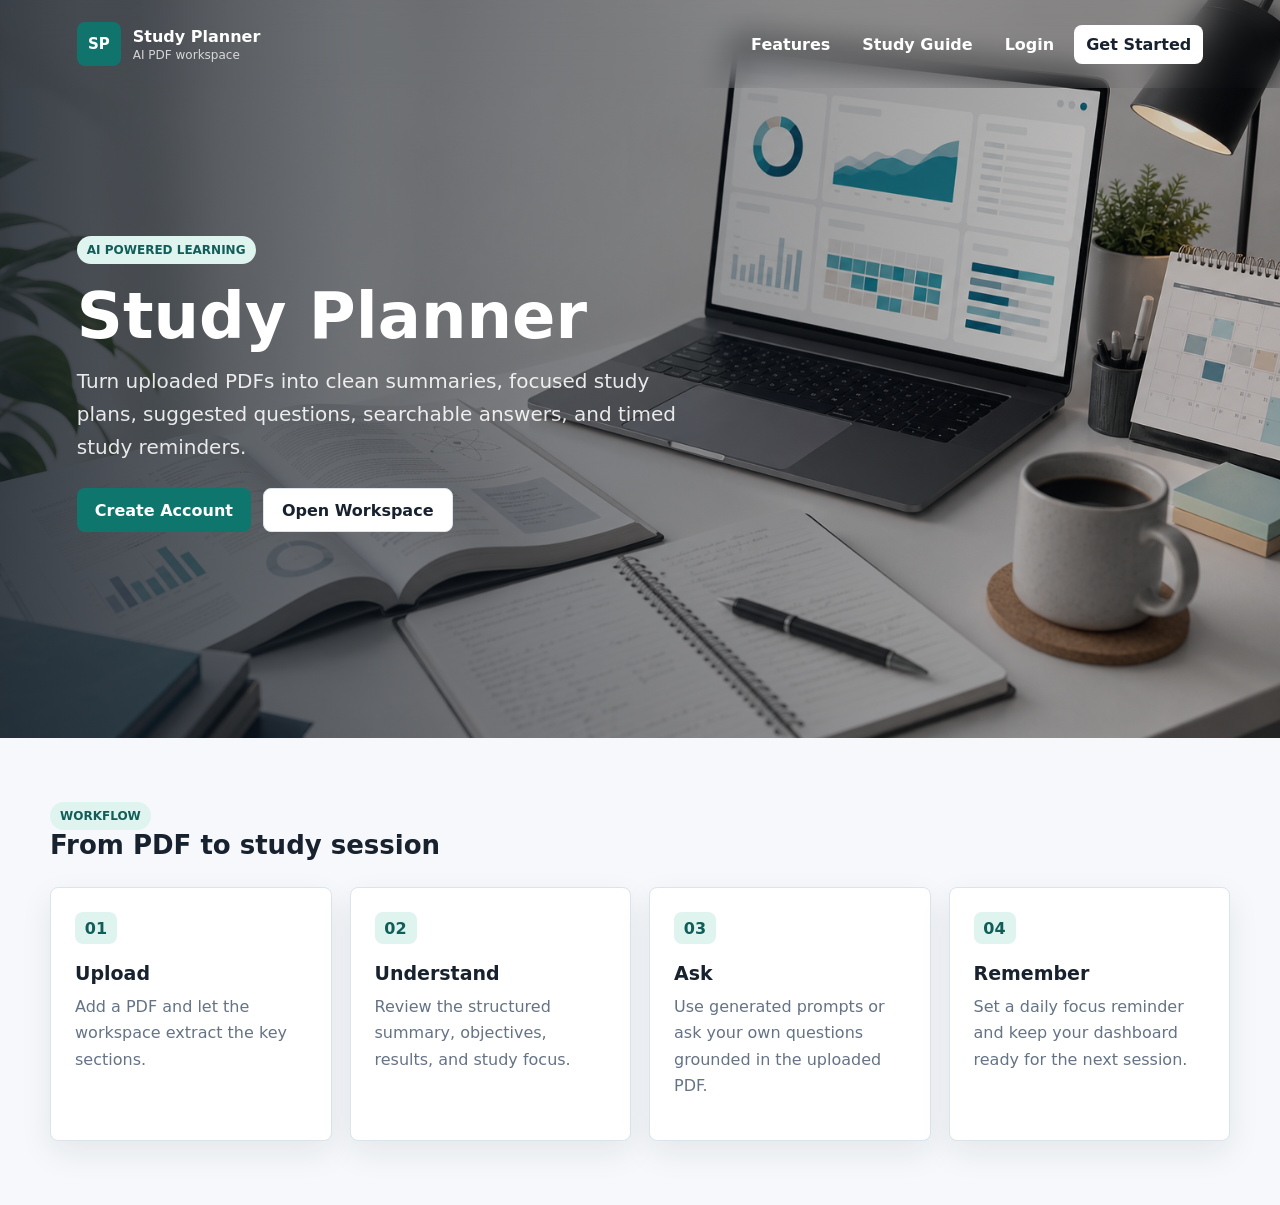
<file: index.html>
<!DOCTYPE html>
<html lang="en">
<head>
    <meta charset="UTF-8">
    <meta name="viewport" content="width=device-width, initial-scale=1.0">
    <title>Study Planner - AI PDF Study Workspace</title>
    <link rel="stylesheet" href="style.css">
</head>
<body class="site-page">
    <header class="site-header transparent-header">
        <a class="brand" href="index.html" aria-label="Study Planner home">
            <span class="brand-mark">SP</span>
            <span>
                <strong>Study Planner</strong>
                <small>AI PDF workspace</small>
            </span>
        </a>
        <nav class="topnav" aria-label="Main navigation">
            <a href="features.html">Features</a>
            <a href="study-guide.html">Study Guide</a>
            <a href="login.html">Login</a>
            <a class="nav-cta" href="register.html">Get Started</a>
        </nav>
    </header>

    <main>
        <section class="landing-hero">
            <img src="assets/study-hero.png" alt="Modern study desk with laptop dashboard and notes">
            <div class="landing-overlay"></div>
            <div class="landing-copy">
                <span class="eyebrow">AI powered learning</span>
                <h1>Study Planner</h1>
                <p>Turn uploaded PDFs into clean summaries, focused study plans, suggested questions, searchable answers, and timed study reminders.</p>
                <div class="hero-actions">
                    <a class="button-link" href="register.html">Create Account</a>
                    <a class="button-link button-link-secondary" href="login.html">Open Workspace</a>
                </div>
            </div>
        </section>

        <section class="site-section">
            <div class="section-heading">
                <div>
                    <span class="eyebrow">Workflow</span>
                    <h2>From PDF to study session</h2>
                </div>
            </div>
            <div class="feature-grid">
                <article class="feature-panel">
                    <span class="feature-index">01</span>
                    <h3>Upload</h3>
                    <p>Add a PDF and let the workspace extract the key sections.</p>
                </article>
                <article class="feature-panel">
                    <span class="feature-index">02</span>
                    <h3>Understand</h3>
                    <p>Review the structured summary, objectives, results, and study focus.</p>
                </article>
                <article class="feature-panel">
                    <span class="feature-index">03</span>
                    <h3>Ask</h3>
                    <p>Use generated prompts or ask your own questions grounded in the uploaded PDF.</p>
                </article>
                <article class="feature-panel">
                    <span class="feature-index">04</span>
                    <h3>Remember</h3>
                    <p>Set a daily focus reminder and keep your dashboard ready for the next session.</p>
                </article>
            </div>
        </section>
    </main>
</body>
</html>
</file>
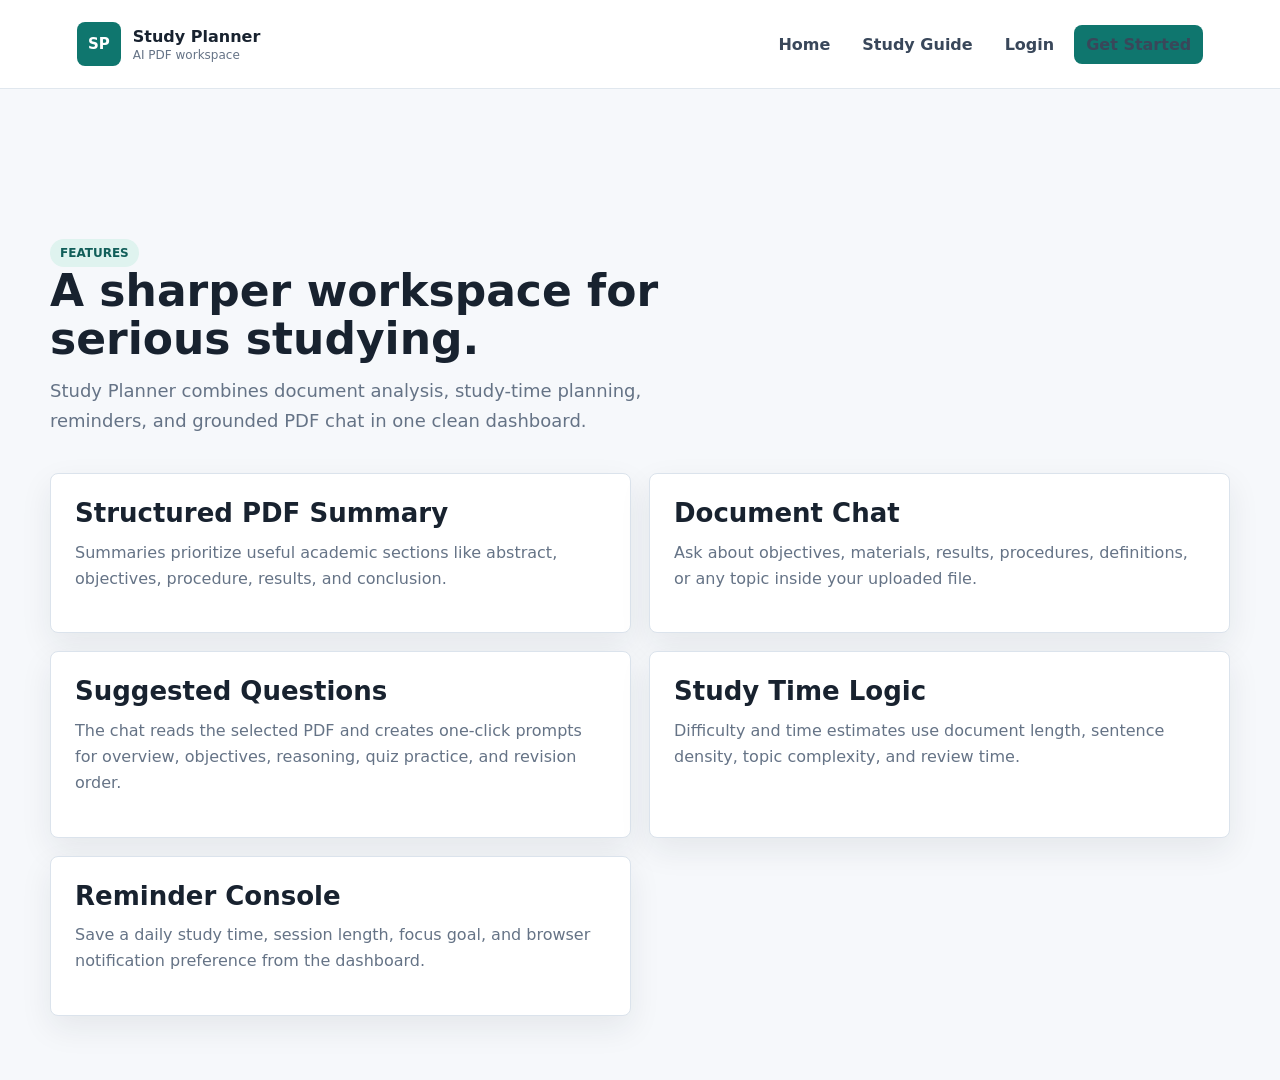
<file: features.html>
<!DOCTYPE html>
<html lang="en">
<head>
    <meta charset="UTF-8">
    <meta name="viewport" content="width=device-width, initial-scale=1.0">
    <title>Features - Study Planner</title>
    <link rel="stylesheet" href="style.css">
</head>
<body class="site-page">
    <header class="site-header">
        <a class="brand" href="index.html" aria-label="Study Planner home">
            <span class="brand-mark">SP</span>
            <span>
                <strong>Study Planner</strong>
                <small>AI PDF workspace</small>
            </span>
        </a>
        <nav class="topnav" aria-label="Main navigation">
            <a href="index.html">Home</a>
            <a href="study-guide.html">Study Guide</a>
            <a href="login.html">Login</a>
            <a class="nav-cta" href="register.html">Get Started</a>
        </nav>
    </header>

    <main class="site-main">
        <section class="page-intro">
            <span class="eyebrow">Features</span>
            <h1>A sharper workspace for serious studying.</h1>
            <p>Study Planner combines document analysis, study-time planning, reminders, and grounded PDF chat in one clean dashboard.</p>
        </section>

        <section class="feature-detail-grid">
            <article class="feature-detail">
                <h2>Structured PDF Summary</h2>
                <p>Summaries prioritize useful academic sections like abstract, objectives, procedure, results, and conclusion.</p>
            </article>
            <article class="feature-detail">
                <h2>Document Chat</h2>
                <p>Ask about objectives, materials, results, procedures, definitions, or any topic inside your uploaded file.</p>
            </article>
            <article class="feature-detail">
                <h2>Suggested Questions</h2>
                <p>The chat reads the selected PDF and creates one-click prompts for overview, objectives, reasoning, quiz practice, and revision order.</p>
            </article>
            <article class="feature-detail">
                <h2>Study Time Logic</h2>
                <p>Difficulty and time estimates use document length, sentence density, topic complexity, and review time.</p>
            </article>
            <article class="feature-detail">
                <h2>Reminder Console</h2>
                <p>Save a daily study time, session length, focus goal, and browser notification preference from the dashboard.</p>
            </article>
        </section>
    </main>
</body>
</html>
</file>
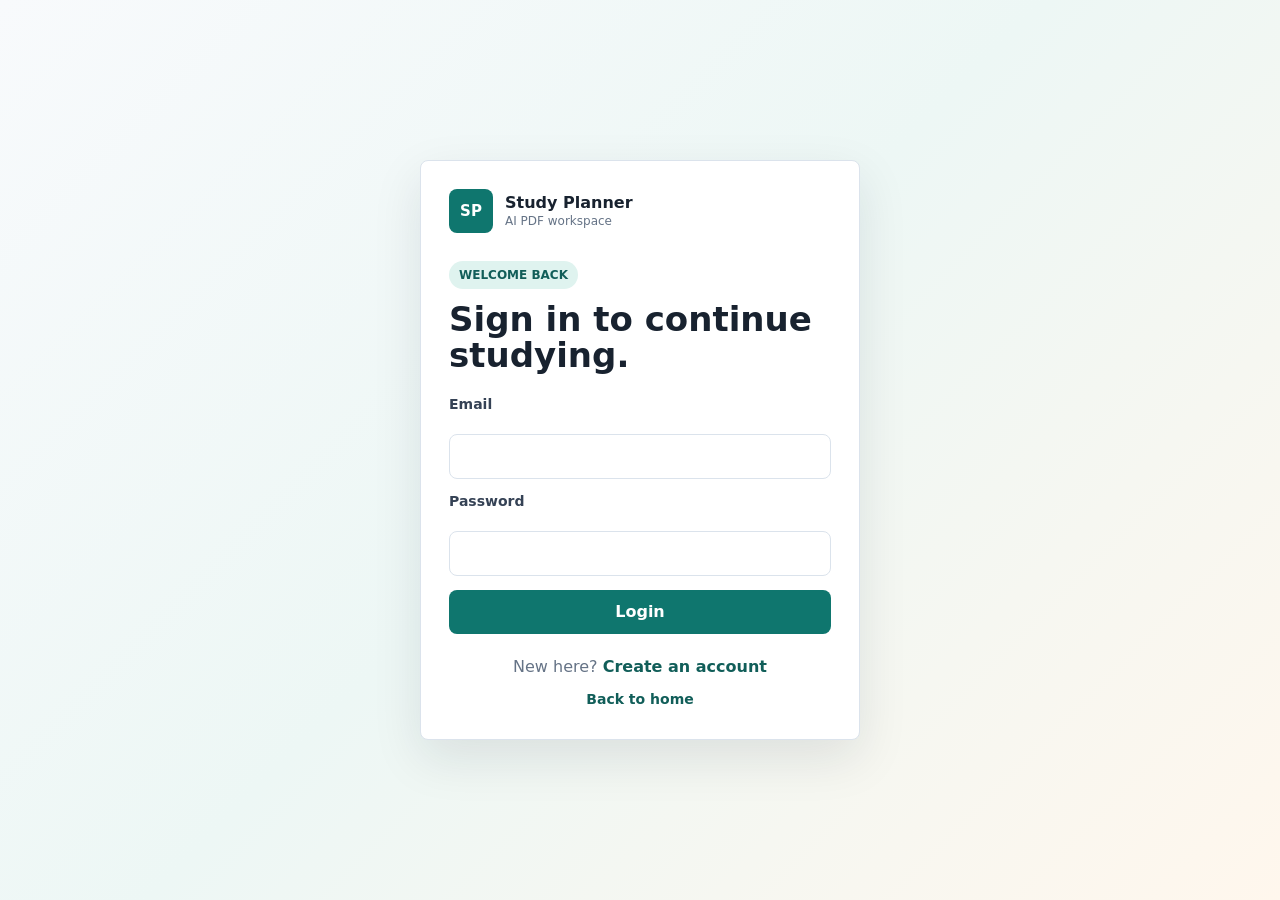
<file: login.html>
<!DOCTYPE html>
<html lang="en">
<head>
    <meta charset="UTF-8">
    <meta name="viewport" content="width=device-width, initial-scale=1.0">
    <title>Login - Study Planner</title>
    <link rel="stylesheet" href="style.css">
</head>
<body class="auth-page">
    <main class="auth-card">
        <a class="brand auth-brand" href="index.html" aria-label="Study Planner">
            <span class="brand-mark">SP</span>
            <span>
                <strong>Study Planner</strong>
                <small>AI PDF workspace</small>
            </span>
        </a>

        <div class="auth-heading">
            <span class="eyebrow">Welcome back</span>
            <h1>Sign in to continue studying.</h1>
        </div>

        <form class="auth-form" action="login.php" method="POST">
            <label for="email">Email</label>
            <input id="email" type="email" name="email" autocomplete="email" required>

            <label for="password">Password</label>
            <input id="password" type="password" name="password" autocomplete="current-password" required>

            <button type="submit">Login</button>
        </form>

        <p class="switch-link">New here? <a href="register.html">Create an account</a></p>
        <p class="switch-link subtle-link"><a href="index.html">Back to home</a></p>
    </main>
</body>
</html>
</file>
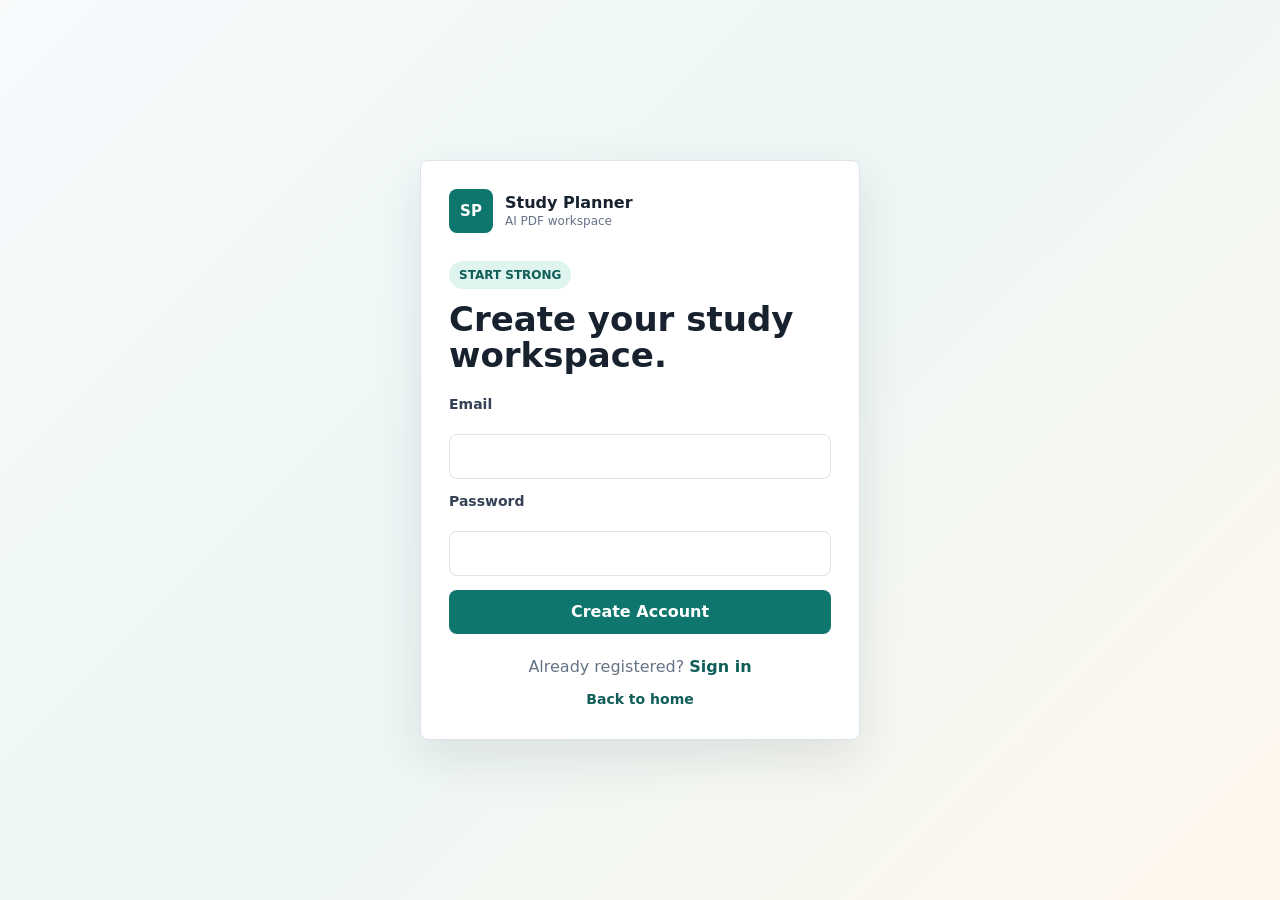
<file: register.html>
<!DOCTYPE html>
<html lang="en">
<head>
    <meta charset="UTF-8">
    <meta name="viewport" content="width=device-width, initial-scale=1.0">
    <title>Register - Study Planner</title>
    <link rel="stylesheet" href="style.css">
</head>
<body class="auth-page">
    <main class="auth-card">
        <a class="brand auth-brand" href="index.html" aria-label="Study Planner">
            <span class="brand-mark">SP</span>
            <span>
                <strong>Study Planner</strong>
                <small>AI PDF workspace</small>
            </span>
        </a>

        <div class="auth-heading">
            <span class="eyebrow">Start strong</span>
            <h1>Create your study workspace.</h1>
        </div>

        <form class="auth-form" action="register.php" method="POST">
            <label for="email">Email</label>
            <input id="email" type="email" name="email" autocomplete="email" required>

            <label for="password">Password</label>
            <input id="password" type="password" name="password" autocomplete="new-password" minlength="6" required>

            <button type="submit">Create Account</button>
        </form>

        <p class="switch-link">Already registered? <a href="login.html">Sign in</a></p>
        <p class="switch-link subtle-link"><a href="index.html">Back to home</a></p>
    </main>
</body>
</html>
</file>
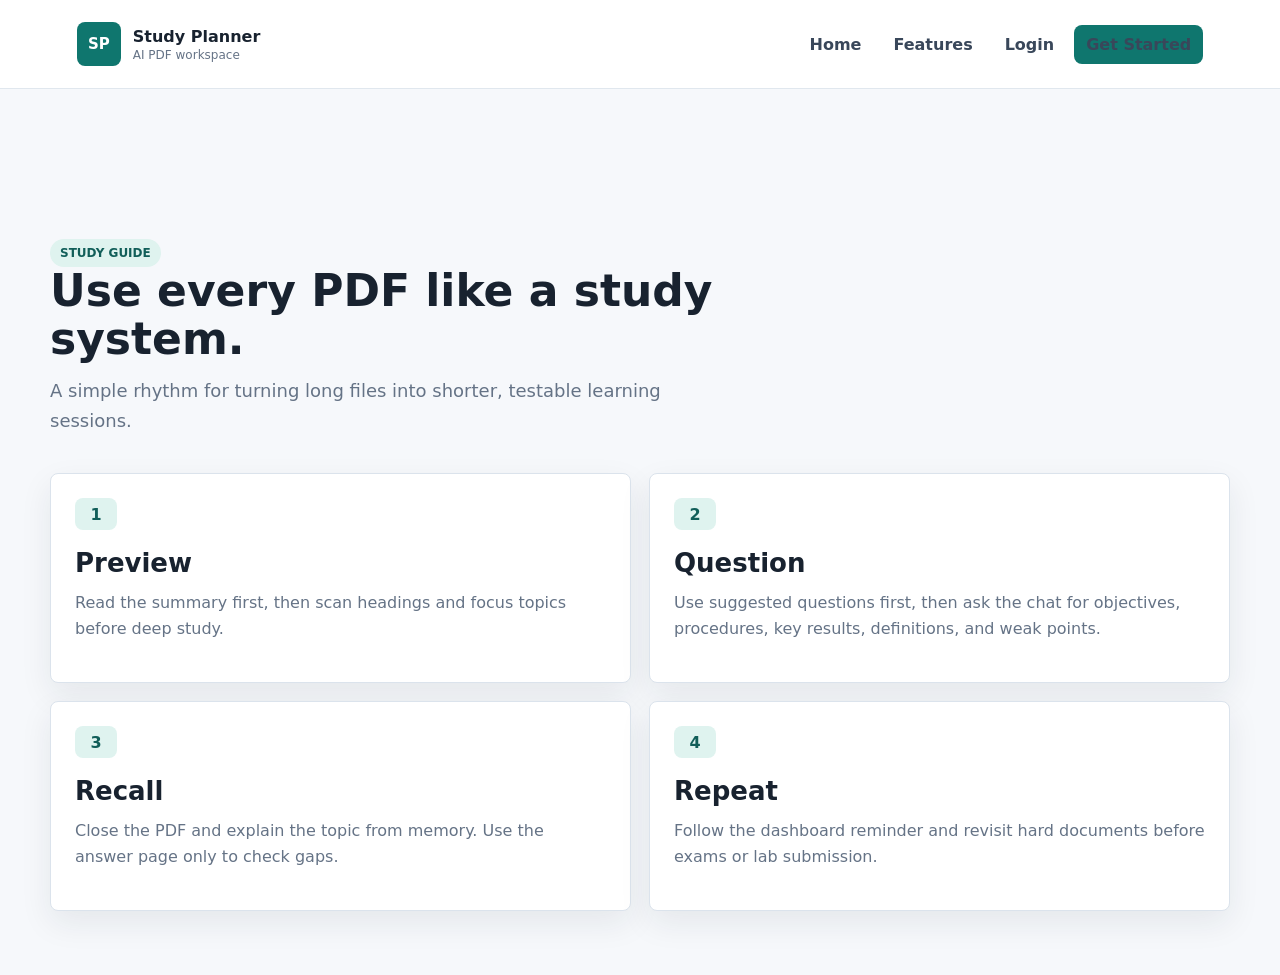
<file: study-guide.html>
<!DOCTYPE html>
<html lang="en">
<head>
    <meta charset="UTF-8">
    <meta name="viewport" content="width=device-width, initial-scale=1.0">
    <title>Study Guide - Study Planner</title>
    <link rel="stylesheet" href="style.css">
</head>
<body class="site-page">
    <header class="site-header">
        <a class="brand" href="index.html" aria-label="Study Planner home">
            <span class="brand-mark">SP</span>
            <span>
                <strong>Study Planner</strong>
                <small>AI PDF workspace</small>
            </span>
        </a>
        <nav class="topnav" aria-label="Main navigation">
            <a href="index.html">Home</a>
            <a href="features.html">Features</a>
            <a href="login.html">Login</a>
            <a class="nav-cta" href="register.html">Get Started</a>
        </nav>
    </header>

    <main class="site-main">
        <section class="page-intro">
            <span class="eyebrow">Study guide</span>
            <h1>Use every PDF like a study system.</h1>
            <p>A simple rhythm for turning long files into shorter, testable learning sessions.</p>
        </section>

        <section class="guide-grid">
            <article class="guide-step">
                <span>1</span>
                <h2>Preview</h2>
                <p>Read the summary first, then scan headings and focus topics before deep study.</p>
            </article>
            <article class="guide-step">
                <span>2</span>
                <h2>Question</h2>
                <p>Use suggested questions first, then ask the chat for objectives, procedures, key results, definitions, and weak points.</p>
            </article>
            <article class="guide-step">
                <span>3</span>
                <h2>Recall</h2>
                <p>Close the PDF and explain the topic from memory. Use the answer page only to check gaps.</p>
            </article>
            <article class="guide-step">
                <span>4</span>
                <h2>Repeat</h2>
                <p>Follow the dashboard reminder and revisit hard documents before exams or lab submission.</p>
            </article>
        </section>
    </main>
</body>
</html>
</file>
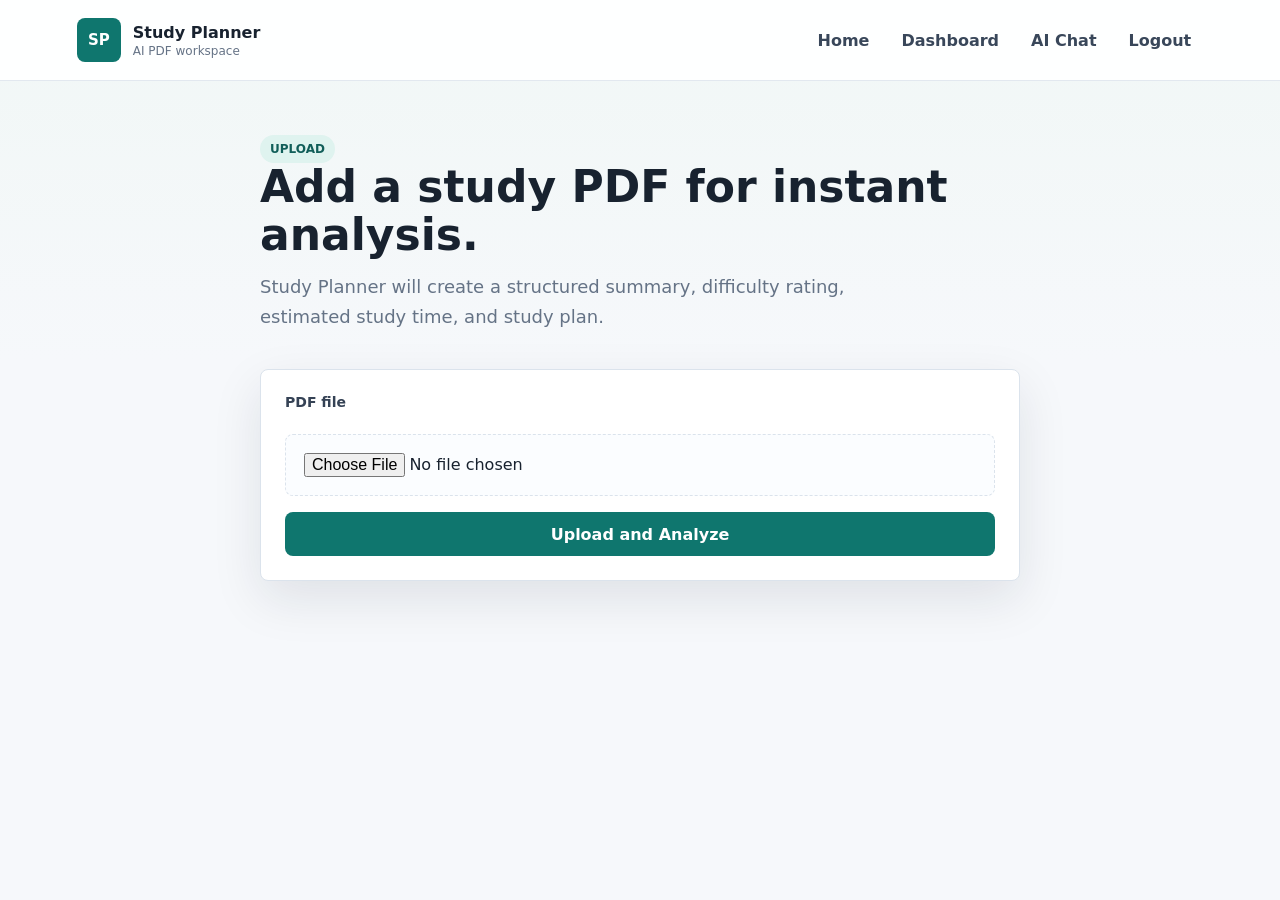
<file: upload.html>
<!DOCTYPE html>
<html lang="en">
<head>
    <meta charset="UTF-8">
    <meta name="viewport" content="width=device-width, initial-scale=1.0">
    <title>Upload PDF - Study Planner</title>
    <link rel="stylesheet" href="style.css">
</head>
<body class="app-page">
    <header class="topbar">
        <a class="brand" href="dashboard.php" aria-label="Study Planner dashboard">
            <span class="brand-mark">SP</span>
            <span>
                <strong>Study Planner</strong>
                <small>AI PDF workspace</small>
            </span>
        </a>
        <nav class="topnav" aria-label="Main navigation">
            <a href="index.html">Home</a>
            <a href="dashboard.php">Dashboard</a>
            <a href="chat.php">AI Chat</a>
            <a href="logout.php">Logout</a>
        </nav>
    </header>

    <main class="page-shell narrow-shell">
        <section class="page-intro">
            <span class="eyebrow">Upload</span>
            <h1>Add a study PDF for instant analysis.</h1>
            <p>Study Planner will create a structured summary, difficulty rating, estimated study time, and study plan.</p>
        </section>

        <form class="panel-form upload-panel" action="upload.php" method="POST" enctype="multipart/form-data">
            <label for="file">PDF file</label>
            <input id="file" type="file" name="file" accept="application/pdf,.pdf" required>
            <button type="submit">Upload and Analyze</button>
        </form>
    </main>
</body>
</html>
</file>
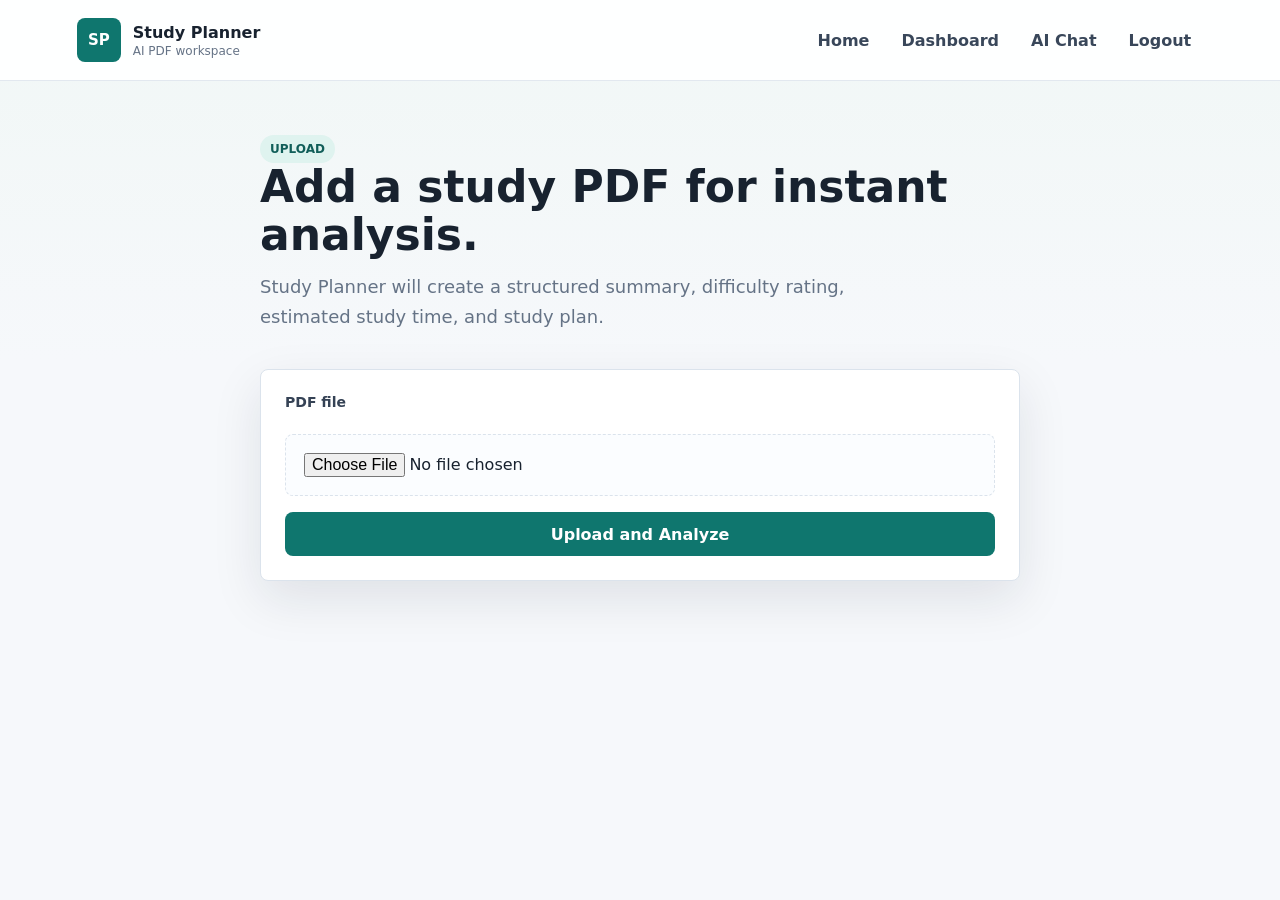
<file: Study_Planner/upload.html>
<!DOCTYPE html>
<html lang="en">
<head>
    <meta charset="UTF-8">
    <meta name="viewport" content="width=device-width, initial-scale=1.0">
    <title>Upload PDF - Study Planner</title>
    <link rel="stylesheet" href="style.css">
</head>
<body class="app-page">
    <header class="topbar">
        <a class="brand" href="dashboard.php" aria-label="Study Planner dashboard">
            <span class="brand-mark">SP</span>
            <span>
                <strong>Study Planner</strong>
                <small>AI PDF workspace</small>
            </span>
        </a>
        <div>
            
        </div>
        <nav class="topnav" aria-label="Main navigation">
            <a href="index.html">Home</a>
            <a href="dashboard.php">Dashboard</a>
            <a href="chat.php">AI Chat</a>
            <a href="logout.php">Logout</a>
        </nav>
    </header>

    <main class="page-shell narrow-shell">
        <section class="page-intro">
            <span class="eyebrow">Upload</span>
            <h1>Add a study PDF for instant analysis.</h1>
            <p>Study Planner will create a structured summary, difficulty rating, estimated study time, and study plan.</p>
        </section>

        <form class="panel-form upload-panel" action="upload.php" method="POST" enctype="multipart/form-data">
            <label for="file">PDF file</label>
            <input id="file" type="file" name="file" accept="application/pdf,.pdf" required>
            <button type="submit">Upload and Analyze</button>
        </form>
    </main>
</body>
</html>
</file>
<file: style.css>
:root {
    --bg: #f6f8fb;
    --panel: #ffffff;
    --panel-soft: #f0f7f5;
    --ink: #18222f;
    --muted: #657386;
    --line: #dbe3ec;
    --accent: #0f766e;
    --accent-dark: #115e59;
    --accent-blue: #2563eb;
    --warning: #b45309;
    --danger: #b91c1c;
    --success: #15803d;
    --shadow: 0 18px 50px rgba(24, 34, 47, 0.1);
    --radius: 8px;
}

* {
    box-sizing: border-box;
}

html {
    min-height: 100%;
}

body {
    min-height: 100%;
    margin: 0;
    color: var(--ink);
    background: var(--bg);
    font-family: Inter, ui-sans-serif, system-ui, -apple-system, BlinkMacSystemFont, "Segoe UI", sans-serif;
    font-size: 16px;
    letter-spacing: 0;
}

a {
    color: inherit;
}

button,
input,
select,
textarea {
    font: inherit;
}

button,
.button-link {
    display: inline-flex;
    align-items: center;
    justify-content: center;
    min-height: 44px;
    border: 0;
    border-radius: var(--radius);
    padding: 0 18px;
    color: #ffffff;
    background: var(--accent);
    font-weight: 700;
    text-decoration: none;
    cursor: pointer;
    transition: background 160ms ease, transform 160ms ease, box-shadow 160ms ease;
}

button:hover,
.button-link:hover {
    background: var(--accent-dark);
    box-shadow: 0 12px 24px rgba(15, 118, 110, 0.18);
    transform: translateY(-1px);
}

.button-link-secondary {
    color: var(--ink);
    background: #ffffff;
    border: 1px solid var(--line);
}

.button-link-secondary:hover {
    color: var(--accent-dark);
    background: #f8fafc;
    box-shadow: none;
}

.text-link {
    color: var(--accent);
    font-weight: 800;
    text-decoration: none;
}

.text-link:hover {
    text-decoration: underline;
}

.app-page {
    background:
        linear-gradient(180deg, rgba(240, 247, 245, 0.9) 0, rgba(246, 248, 251, 0) 360px),
        var(--bg);
}

.topbar {
    position: sticky;
    top: 0;
    z-index: 5;
    display: flex;
    align-items: center;
    justify-content: space-between;
    gap: 24px;
    padding: 18px 6vw;
    background: rgba(255, 255, 255, 0.92);
    border-bottom: 1px solid rgba(219, 227, 236, 0.8);
    backdrop-filter: blur(16px);
}

.brand {
    display: inline-flex;
    align-items: center;
    gap: 12px;
    color: var(--ink);
    text-decoration: none;
}

.brand-mark {
    display: inline-grid;
    place-items: center;
    width: 44px;
    height: 44px;
    border-radius: var(--radius);
    color: #ffffff;
    background: var(--accent);
    font-size: 15px;
    font-weight: 900;
}

.brand strong,
.brand small {
    display: block;
}

.brand strong {
    font-size: 16px;
}

.brand small {
    margin-top: 2px;
    color: var(--muted);
    font-size: 12px;
}

.topnav {
    display: flex;
    align-items: center;
    gap: 8px;
}

.topnav a {
    border-radius: var(--radius);
    padding: 10px 12px;
    color: #39475a;
    font-weight: 700;
    text-decoration: none;
}

.topnav a:hover {
    color: var(--accent-dark);
    background: #eef7f5;
}

.page-shell {
    width: min(1180px, calc(100% - 40px));
    margin: 0 auto;
    padding: 34px 0 56px;
}

.narrow-shell {
    width: min(760px, calc(100% - 40px));
}

.dashboard-hero {
    display: grid;
    grid-template-columns: minmax(0, 1.6fr) minmax(320px, 0.8fr);
    gap: 24px;
    align-items: stretch;
    margin-bottom: 22px;
}

.hero-copy,
.page-intro {
    padding: 20px 0;
}

.eyebrow {
    display: inline-flex;
    align-items: center;
    min-height: 28px;
    border-radius: 999px;
    padding: 0 10px;
    color: var(--accent-dark);
    background: #dff3ef;
    font-size: 12px;
    font-weight: 900;
    text-transform: uppercase;
}

h1,
h2,
h3,
p {
    margin-top: 0;
}

h1 {
    max-width: 760px;
    margin-bottom: 14px;
    font-size: 44px;
    line-height: 1.08;
}

h2 {
    margin-bottom: 10px;
    font-size: 26px;
    line-height: 1.2;
}

h3 {
    margin-bottom: 8px;
    font-size: 19px;
    line-height: 1.25;
}

p {
    color: var(--muted);
    line-height: 1.65;
}

.hero-copy p,
.page-intro p {
    max-width: 680px;
    font-size: 18px;
}

.hero-actions,
.form-actions {
    display: flex;
    flex-wrap: wrap;
    gap: 12px;
    margin-top: 24px;
}

.reminder-panel,
.stat-card,
.document-card,
.empty-state,
.panel-form,
.suggestion-panel,
.answer-card,
.auth-card {
    border: 1px solid var(--line);
    border-radius: var(--radius);
    background: var(--panel);
    box-shadow: var(--shadow);
}

.reminder-panel {
    display: flex;
    flex-direction: column;
    gap: 16px;
    padding: 22px;
}

.reminder-panel h2 {
    margin-bottom: -6px;
}

.reminder-status {
    min-height: 26px;
    margin-bottom: 0;
    color: var(--ink);
    font-weight: 700;
}

.reminder-form label,
.panel-form label,
.auth-form label,
.quick-chat label {
    display: block;
    margin-bottom: 8px;
    color: #354255;
    font-size: 14px;
    font-weight: 800;
}

.reminder-controls {
    display: grid;
    grid-template-columns: 1fr auto;
    gap: 10px;
}

.mini-metric {
    display: flex;
    align-items: center;
    justify-content: space-between;
    gap: 12px;
    border-top: 1px solid var(--line);
    padding-top: 16px;
}

.mini-metric span {
    color: var(--muted);
    font-weight: 700;
}

.mini-metric strong {
    font-size: 24px;
}

.stats-grid {
    display: grid;
    grid-template-columns: repeat(4, minmax(0, 1fr));
    gap: 14px;
    margin-bottom: 30px;
}

.stat-card {
    padding: 18px;
    box-shadow: none;
}

.stat-card span {
    display: block;
    margin-bottom: 10px;
    color: var(--muted);
    font-size: 13px;
    font-weight: 800;
}

.stat-card strong {
    display: block;
    font-size: 34px;
    line-height: 1;
}

.content-section {
    margin-top: 6px;
}

.section-heading {
    display: flex;
    align-items: end;
    justify-content: space-between;
    gap: 16px;
    margin-bottom: 16px;
}

.hint-chip {
    display: inline-flex;
    align-items: center;
    min-height: 32px;
    border: 1px solid #bfd3ff;
    border-radius: 999px;
    padding: 0 12px;
    color: #1d4ed8;
    background: #eff6ff;
    font-size: 12px;
    font-weight: 900;
    white-space: nowrap;
}

.document-grid {
    display: grid;
    grid-template-columns: repeat(2, minmax(0, 1fr));
    gap: 18px;
}

.document-card {
    position: relative;
    padding: 20px;
    box-shadow: 0 12px 32px rgba(24, 34, 47, 0.08);
}

.review-badge {
    position: absolute;
    top: 18px;
    right: 18px;
    border-radius: 999px;
    padding: 6px 10px;
    color: #64748b;
    background: #f1f5f9;
    font-size: 12px;
    font-weight: 900;
}

.review-badge.is-reviewed {
    color: #14532d;
    background: #dcfce7;
}

.document-header {
    display: flex;
    align-items: start;
    justify-content: space-between;
    gap: 14px;
    margin-bottom: 14px;
}

.document-header h3 {
    overflow-wrap: anywhere;
}

.doc-type {
    display: inline-flex;
    align-items: center;
    justify-content: center;
    min-width: 42px;
    min-height: 24px;
    margin-bottom: 10px;
    border-radius: 6px;
    color: var(--accent-dark);
    background: #dff3ef;
    font-size: 12px;
    font-weight: 900;
}

.difficulty-pill {
    flex: 0 0 auto;
    border-radius: 999px;
    padding: 7px 10px;
    color: #ffffff;
    font-size: 12px;
    font-weight: 900;
}

.difficulty-easy {
    background: var(--success);
}

.difficulty-medium {
    background: var(--warning);
}

.difficulty-hard {
    background: var(--danger);
}

.document-meta {
    display: flex;
    flex-wrap: wrap;
    gap: 8px;
    margin-bottom: 16px;
}

.document-meta span {
    border: 1px solid var(--line);
    border-radius: 999px;
    padding: 7px 10px;
    color: #405066;
    background: #fbfdff;
    font-size: 13px;
    font-weight: 800;
}

.summary-block {
    max-height: 360px;
    overflow: auto;
    border-left: 4px solid var(--accent);
    padding: 2px 0 2px 14px;
    color: #263444;
    line-height: 1.65;
}

.study-plan {
    margin-top: 16px;
    border-top: 1px solid var(--line);
    padding-top: 14px;
}

.study-plan summary {
    color: var(--accent-dark);
    font-weight: 900;
    cursor: pointer;
}

.study-plan p {
    margin: 12px 0 0;
    color: #334155;
}

.question-chip-row {
    display: flex;
    flex-wrap: wrap;
    gap: 8px;
    margin-top: 16px;
}

.question-chip-row form,
.priority-prompts form,
.suggestion-form {
    margin: 0;
}

.question-chip {
    min-height: 36px;
    border: 1px solid #cbd5e1;
    border-radius: 999px;
    padding: 0 12px;
    color: #1f3b5d;
    background: #f8fafc;
    font-size: 13px;
    font-weight: 900;
}

.question-chip:hover {
    color: #ffffff;
    background: var(--accent-blue);
    box-shadow: 0 10px 20px rgba(37, 99, 235, 0.15);
}

.quick-chat {
    margin-top: 18px;
}

.card-actions {
    display: grid;
    grid-template-columns: repeat(2, minmax(0, 1fr));
    gap: 8px;
    margin-top: 16px;
}

.card-actions form {
    margin: 0;
}

.card-actions button {
    width: 100%;
    min-height: 40px;
    font-size: 13px;
}

.quick-chat div {
    display: grid;
    grid-template-columns: 1fr auto;
    gap: 10px;
}

input,
select,
textarea {
    width: 100%;
    border: 1px solid var(--line);
    border-radius: var(--radius);
    padding: 12px 13px;
    color: var(--ink);
    background: #ffffff;
    outline: none;
    transition: border 160ms ease, box-shadow 160ms ease;
}

textarea {
    min-height: 132px;
    resize: vertical;
}

input:focus,
select:focus,
textarea:focus {
    border-color: var(--accent);
    box-shadow: 0 0 0 4px rgba(15, 118, 110, 0.14);
}

.panel-form {
    display: grid;
    gap: 16px;
    padding: 24px;
}

.panel-form button,
.auth-form button {
    width: 100%;
}

.upload-panel input[type="file"] {
    padding: 18px;
    border-style: dashed;
    background: #fbfdff;
}

.answer-card {
    margin-top: 20px;
    padding: 22px;
    line-height: 1.7;
}

.answer-card .eyebrow {
    margin-bottom: 14px;
}

.suggestion-panel {
    margin-top: 20px;
    padding: 22px;
    box-shadow: 0 12px 36px rgba(24, 34, 47, 0.08);
}

.suggestion-grid {
    display: grid;
    grid-template-columns: repeat(2, minmax(0, 1fr));
    gap: 12px;
}

.suggestion-form button {
    display: grid;
    justify-items: start;
    gap: 8px;
    width: 100%;
    min-height: 116px;
    border: 1px solid #d7e1ee;
    padding: 16px;
    color: var(--ink);
    background: linear-gradient(180deg, #ffffff 0%, #f8fbff 100%);
    text-align: left;
    box-shadow: none;
}

.suggestion-form button:hover {
    border-color: #93c5fd;
    color: var(--ink);
    background: #eff6ff;
    box-shadow: 0 14px 28px rgba(37, 99, 235, 0.12);
}

.suggestion-form span {
    display: inline-flex;
    align-items: center;
    min-height: 24px;
    border-radius: 999px;
    padding: 0 9px;
    color: #92400e;
    background: #fef3c7;
    font-size: 11px;
    font-weight: 900;
    text-transform: uppercase;
}

.suggestion-form strong {
    color: #1f2937;
    font-size: 15px;
    line-height: 1.35;
}

.notice {
    margin-bottom: 18px;
    border-radius: var(--radius);
    padding: 14px 16px;
    font-weight: 800;
}

.notice-success {
    color: #14532d;
    background: #dcfce7;
    border: 1px solid #86efac;
}

.notice-error {
    color: #7f1d1d;
    background: #fee2e2;
    border: 1px solid #fecaca;
}

.empty-state {
    padding: 36px;
    text-align: center;
}

.empty-state p {
    max-width: 520px;
    margin-right: auto;
    margin-left: auto;
}

.empty-icon {
    display: inline-grid;
    place-items: center;
    width: 58px;
    height: 58px;
    margin-bottom: 16px;
    border-radius: var(--radius);
    color: var(--accent-dark);
    background: #dff3ef;
    font-weight: 900;
}

.auth-page {
    min-height: 100vh;
    display: grid;
    place-items: center;
    padding: 30px 20px;
    background:
        linear-gradient(135deg, #f8fafc 0%, #edf7f5 48%, #fff7ed 100%);
}

.auth-card {
    width: min(440px, 100%);
    padding: 28px;
}

.auth-brand {
    margin-bottom: 28px;
}

.auth-heading {
    margin-bottom: 22px;
}

.auth-heading h1 {
    margin-top: 12px;
    margin-bottom: 0;
    font-size: 34px;
}

.auth-form {
    display: grid;
    gap: 14px;
}

.switch-link {
    margin: 20px 0 0;
    color: var(--muted);
    text-align: center;
}

.switch-link a {
    color: var(--accent-dark);
    font-weight: 900;
    text-decoration: none;
}

.switch-link a:hover {
    text-decoration: underline;
}

.status-card {
    text-align: center;
}

.status-card h1 {
    margin-top: 12px;
    font-size: 32px;
}

.status-card .button-link {
    margin-top: 12px;
}

.site-page {
    background: var(--bg);
}

.site-header {
    position: sticky;
    top: 0;
    left: 0;
    right: 0;
    z-index: 8;
    display: flex;
    align-items: center;
    justify-content: space-between;
    gap: 24px;
    padding: 22px 6vw;
    color: var(--ink);
    background: rgba(255, 255, 255, 0.94);
    border-bottom: 1px solid rgba(219, 227, 236, 0.86);
    backdrop-filter: blur(16px);
}

.transparent-header {
    position: absolute;
    color: #ffffff;
    background: transparent;
    border-bottom: 0;
}

.transparent-header .brand,
.transparent-header .topnav a {
    color: #ffffff;
}

.transparent-header .brand small {
    color: rgba(255, 255, 255, 0.76);
}

.transparent-header .brand-mark {
    background: rgba(15, 118, 110, 0.95);
}

.transparent-header .topnav a:hover,
.transparent-header .topnav .nav-cta {
    color: var(--ink);
    background: #ffffff;
}

.nav-cta {
    background: var(--accent);
    color: #ffffff;
}

.landing-hero {
    position: relative;
    min-height: 82vh;
    display: grid;
    align-items: center;
    overflow: hidden;
    padding: 120px 6vw 90px;
    color: #ffffff;
}

.landing-hero img {
    position: absolute;
    inset: 0;
    width: 100%;
    height: 100%;
    object-fit: cover;
}

.landing-overlay {
    position: absolute;
    inset: 0;
    background: linear-gradient(90deg, rgba(14, 22, 31, 0.82) 0%, rgba(14, 22, 31, 0.48) 42%, rgba(14, 22, 31, 0.14) 100%);
}

.landing-copy {
    position: relative;
    z-index: 1;
    max-width: 680px;
}

.landing-copy h1 {
    margin-top: 18px;
    font-size: 64px;
}

.landing-copy p {
    max-width: 620px;
    color: rgba(255, 255, 255, 0.88);
    font-size: 20px;
}

.site-section,
.site-main {
    width: min(1180px, calc(100% - 40px));
    margin: 0 auto;
    padding: 64px 0;
}

.site-main {
    padding-top: 130px;
}

.feature-grid,
.feature-detail-grid,
.guide-grid {
    display: grid;
    gap: 18px;
}

.feature-grid {
    grid-template-columns: repeat(4, minmax(0, 1fr));
}

.feature-detail-grid,
.guide-grid {
    grid-template-columns: repeat(2, minmax(0, 1fr));
}

.feature-panel,
.feature-detail,
.guide-step,
.panel,
.reminder-console,
.metric-strip article {
    border: 1px solid var(--line);
    border-radius: var(--radius);
    background: var(--panel);
    box-shadow: 0 12px 32px rgba(24, 34, 47, 0.08);
}

.feature-panel,
.feature-detail,
.guide-step,
.panel {
    padding: 24px;
}

.feature-index,
.guide-step span {
    display: inline-grid;
    place-items: center;
    min-width: 42px;
    height: 32px;
    margin-bottom: 18px;
    border-radius: var(--radius);
    color: var(--accent-dark);
    background: #dff3ef;
    font-weight: 900;
}

.workspace-hero {
    display: grid;
    grid-template-columns: minmax(0, 1.45fr) minmax(340px, 0.75fr);
    gap: 22px;
    align-items: stretch;
    margin-bottom: 22px;
}

.workspace-copy {
    padding: 18px 0;
}

.workspace-copy h1 {
    max-width: 780px;
}

.workspace-copy p {
    max-width: 680px;
    font-size: 18px;
}

.reminder-console {
    display: grid;
    gap: 16px;
    padding: 22px;
}

.panel-heading h2 {
    margin-top: 12px;
    margin-bottom: 0;
}

.reminder-form {
    display: grid;
    gap: 12px;
}

.reminder-actions {
    display: grid;
    grid-template-columns: repeat(2, minmax(0, 1fr));
    gap: 10px;
}

.notification-actions {
    display: grid;
    grid-template-columns: repeat(2, minmax(0, 1fr));
    gap: 10px;
}

.button-muted {
    color: var(--accent-dark);
    background: #dff3ef;
}

.button-muted:hover {
    color: #ffffff;
    background: var(--accent-dark);
}

.text-button {
    min-height: auto;
    justify-content: flex-start;
    padding: 0;
    color: var(--muted);
    background: transparent;
    font-size: 13px;
    font-weight: 800;
}

.text-button:hover {
    color: var(--accent-dark);
    background: transparent;
    box-shadow: none;
    transform: none;
}

.preset-row {
    display: grid;
    grid-template-columns: repeat(3, minmax(0, 1fr));
    gap: 8px;
}

.preset-row button {
    min-height: 36px;
    color: var(--accent-dark);
    background: #edf7f5;
    font-size: 13px;
}

.preset-row button:hover {
    color: #ffffff;
    background: var(--accent-dark);
}

.timer-display {
    display: flex;
    align-items: center;
    justify-content: space-between;
    gap: 12px;
    border-top: 1px solid var(--line);
    padding-top: 16px;
}

.timer-display span {
    color: var(--muted);
    font-weight: 800;
}

.timer-display strong {
    font-size: 30px;
}

.session-status {
    margin: -6px 0 0;
    color: var(--muted);
    font-size: 14px;
    font-weight: 700;
}

.notification-status {
    margin: -8px 0 0;
    color: #435064;
    font-size: 13px;
    font-weight: 800;
}

.reminder-toast {
    border: 1px solid #b8e0d8;
    border-radius: var(--radius);
    padding: 12px 14px;
    color: #173f39;
    background: #edf9f6;
    font-size: 14px;
    font-weight: 800;
}

.reminder-toast[hidden] {
    display: none;
}

.metric-strip {
    display: grid;
    grid-template-columns: repeat(5, minmax(0, 1fr));
    gap: 12px;
    margin-bottom: 22px;
}

.metric-strip article {
    padding: 18px;
    box-shadow: none;
}

.metric-strip span {
    display: block;
    margin-bottom: 10px;
    color: var(--muted);
    font-size: 13px;
    font-weight: 900;
}

.metric-strip strong {
    display: block;
    font-size: 32px;
    line-height: 1;
}

.dashboard-layout {
    display: grid;
    grid-template-columns: minmax(0, 1fr) 320px;
    gap: 22px;
    align-items: start;
}

.dashboard-main {
    display: grid;
    gap: 24px;
}

.dashboard-side {
    position: sticky;
    top: 94px;
    display: grid;
    gap: 18px;
}

.timeline {
    display: grid;
    gap: 14px;
}

.timeline-item {
    display: grid;
    grid-template-columns: 48px minmax(0, 1fr);
    gap: 14px;
    align-items: start;
    border-bottom: 1px solid var(--line);
    padding-bottom: 14px;
}

.timeline-item:last-child {
    border-bottom: 0;
    padding-bottom: 0;
}

.timeline-item > span {
    display: grid;
    place-items: center;
    width: 44px;
    height: 44px;
    border-radius: var(--radius);
    color: var(--accent-dark);
    background: #dff3ef;
    font-weight: 900;
}

.timeline-item h3 {
    margin-bottom: 4px;
}

.timeline-item p {
    margin-bottom: 0;
}

.priority-panel .button-link {
    width: 100%;
    margin-top: 8px;
}

.priority-prompts {
    display: grid;
    gap: 8px;
    margin-top: 14px;
    border-top: 1px solid var(--line);
    padding-top: 14px;
}

.rhythm-list {
    display: grid;
    gap: 10px;
}

.rhythm-list span {
    border: 1px solid var(--line);
    border-radius: var(--radius);
    padding: 11px 12px;
    color: #344256;
    background: #fbfdff;
    font-weight: 800;
}

.compact-empty {
    box-shadow: none;
}

.subtle-link {
    margin-top: 8px;
    font-size: 14px;
}

@media (max-width: 900px) {
    .topbar,
    .site-header {
        align-items: flex-start;
        flex-direction: column;
        padding: 16px 20px;
    }

    .topnav {
        width: 100%;
        flex-wrap: wrap;
    }

    .dashboard-hero,
    .workspace-hero,
    .dashboard-layout,
    .document-grid,
    .stats-grid,
    .metric-strip,
    .feature-grid,
    .feature-detail-grid,
    .suggestion-grid,
    .guide-grid {
        grid-template-columns: 1fr;
    }

    .site-header {
        position: relative;
        color: var(--ink);
        background: #ffffff;
        border-bottom: 1px solid var(--line);
    }

    .site-header .brand,
    .site-header .topnav a {
        color: var(--ink);
    }

    .site-header .brand small {
        color: var(--muted);
    }

    .landing-hero {
        min-height: 620px;
        padding-top: 80px;
    }

    .landing-copy h1 {
        font-size: 46px;
    }

    .dashboard-side {
        position: static;
    }

    h1 {
        font-size: 34px;
    }

    .hero-copy,
    .page-intro {
        padding: 8px 0;
    }
}

@media (max-width: 560px) {
    .page-shell,
    .narrow-shell {
        width: min(100% - 28px, 1180px);
        padding-top: 24px;
    }

    .site-section,
    .site-main {
        width: min(100% - 28px, 1180px);
    }

    .landing-hero {
        min-height: 560px;
        padding: 54px 20px;
    }

    .landing-overlay {
        background: rgba(14, 22, 31, 0.66);
    }

    .landing-copy h1 {
        font-size: 38px;
    }

    .hero-actions,
    .form-actions,
    .section-heading,
    .document-header,
    .reminder-actions,
    .notification-actions {
        align-items: stretch;
        flex-direction: column;
    }

    .hint-chip {
        width: fit-content;
    }

    .button-link,
    .quick-chat button,
    .reminder-controls button {
        width: 100%;
    }

    .quick-chat div,
    .reminder-controls,
    .reminder-actions,
    .notification-actions,
    .card-actions {
        grid-template-columns: 1fr;
    }

    .auth-card,
    .panel-form,
    .document-card,
    .empty-state,
    .answer-card,
    .reminder-panel,
    .reminder-console,
    .suggestion-panel,
    .panel {
        padding: 20px;
    }

    .suggestion-form button {
        min-height: 96px;
    }
}
</file>
<file: Study_Planner/style.css>
:root {
    --bg: #f6f8fb;
    --panel: #ffffff;
    --panel-soft: #f0f7f5;
    --ink: #18222f;
    --muted: #657386;
    --line: #dbe3ec;
    --accent: #0f766e;
    --accent-dark: #115e59;
    --accent-blue: #2563eb;
    --warning: #b45309;
    --danger: #b91c1c;
    --success: #15803d;
    --shadow: 0 18px 50px rgba(24, 34, 47, 0.1);
    --radius: 8px;
}

* {
    box-sizing: border-box;
}

html {
    min-height: 100%;
}

body {
    min-height: 100%;
    margin: 0;
    color: var(--ink);
    background: var(--bg);
    font-family: Inter, ui-sans-serif, system-ui, -apple-system, BlinkMacSystemFont, "Segoe UI", sans-serif;
    font-size: 16px;
    letter-spacing: 0;
}

a {
    color: inherit;
}

button,
input,
select,
textarea {
    font: inherit;
}

button,
.button-link {
    display: inline-flex;
    align-items: center;
    justify-content: center;
    min-height: 44px;
    border: 0;
    border-radius: var(--radius);
    padding: 0 18px;
    color: #ffffff;
    background: var(--accent);
    font-weight: 700;
    text-decoration: none;
    cursor: pointer;
    transition: background 160ms ease, transform 160ms ease, box-shadow 160ms ease;
}

button:hover,
.button-link:hover {
    background: var(--accent-dark);
    box-shadow: 0 12px 24px rgba(15, 118, 110, 0.18);
    transform: translateY(-1px);
}

.button-link-secondary {
    color: var(--ink);
    background: #ffffff;
    border: 1px solid var(--line);
}

.button-link-secondary:hover {
    color: var(--accent-dark);
    background: #f8fafc;
    box-shadow: none;
}

.text-link {
    color: var(--accent);
    font-weight: 800;
    text-decoration: none;
}

.text-link:hover {
    text-decoration: underline;
}

.app-page {
    background:
        linear-gradient(180deg, rgba(240, 247, 245, 0.9) 0, rgba(246, 248, 251, 0) 360px),
        var(--bg);
}

.topbar {
    position: sticky;
    top: 0;
    z-index: 5;
    display: flex;
    align-items: center;
    justify-content: space-between;
    gap: 24px;
    padding: 18px 6vw;
    background: rgba(255, 255, 255, 0.92);
    border-bottom: 1px solid rgba(219, 227, 236, 0.8);
    backdrop-filter: blur(16px);
}

.brand {
    display: inline-flex;
    align-items: center;
    gap: 12px;
    color: var(--ink);
    text-decoration: none;
}

.brand-mark {
    display: inline-grid;
    place-items: center;
    width: 44px;
    height: 44px;
    border-radius: var(--radius);
    color: #ffffff;
    background: var(--accent);
    font-size: 15px;
    font-weight: 900;
}

.brand strong,
.brand small {
    display: block;
}

.brand strong {
    font-size: 16px;
}

.brand small {
    margin-top: 2px;
    color: var(--muted);
    font-size: 12px;
}

.topnav {
    display: flex;
    align-items: center;
    gap: 8px;
}

.topnav a {
    border-radius: var(--radius);
    padding: 10px 12px;
    color: #39475a;
    font-weight: 700;
    text-decoration: none;
}

.topnav a:hover {
    color: var(--accent-dark);
    background: #eef7f5;
}

.page-shell {
    width: min(1180px, calc(100% - 40px));
    margin: 0 auto;
    padding: 34px 0 56px;
}

.narrow-shell {
    width: min(760px, calc(100% - 40px));
}

.dashboard-hero {
    display: grid;
    grid-template-columns: minmax(0, 1.6fr) minmax(320px, 0.8fr);
    gap: 24px;
    align-items: stretch;
    margin-bottom: 22px;
}

.hero-copy,
.page-intro {
    padding: 20px 0;
}

.eyebrow {
    display: inline-flex;
    align-items: center;
    min-height: 28px;
    border-radius: 999px;
    padding: 0 10px;
    color: var(--accent-dark);
    background: #dff3ef;
    font-size: 12px;
    font-weight: 900;
    text-transform: uppercase;
}

h1,
h2,
h3,
p {
    margin-top: 0;
}

h1 {
    max-width: 760px;
    margin-bottom: 14px;
    font-size: 44px;
    line-height: 1.08;
}

h2 {
    margin-bottom: 10px;
    font-size: 26px;
    line-height: 1.2;
}

h3 {
    margin-bottom: 8px;
    font-size: 19px;
    line-height: 1.25;
}

p {
    color: var(--muted);
    line-height: 1.65;
}

.hero-copy p,
.page-intro p {
    max-width: 680px;
    font-size: 18px;
}

.hero-actions,
.form-actions {
    display: flex;
    flex-wrap: wrap;
    gap: 12px;
    margin-top: 24px;
}

.reminder-panel,
.stat-card,
.document-card,
.empty-state,
.panel-form,
.suggestion-panel,
.answer-card,
.auth-card {
    border: 1px solid var(--line);
    border-radius: var(--radius);
    background: var(--panel);
    box-shadow: var(--shadow);
}

.reminder-panel {
    display: flex;
    flex-direction: column;
    gap: 16px;
    padding: 22px;
}

.reminder-panel h2 {
    margin-bottom: -6px;
}

.reminder-status {
    min-height: 26px;
    margin-bottom: 0;
    color: var(--ink);
    font-weight: 700;
}

.reminder-form label,
.panel-form label,
.auth-form label,
.quick-chat label {
    display: block;
    margin-bottom: 8px;
    color: #354255;
    font-size: 14px;
    font-weight: 800;
}

.reminder-controls {
    display: grid;
    grid-template-columns: 1fr auto;
    gap: 10px;
}

.mini-metric {
    display: flex;
    align-items: center;
    justify-content: space-between;
    gap: 12px;
    border-top: 1px solid var(--line);
    padding-top: 16px;
}

.mini-metric span {
    color: var(--muted);
    font-weight: 700;
}

.mini-metric strong {
    font-size: 24px;
}

.stats-grid {
    display: grid;
    grid-template-columns: repeat(4, minmax(0, 1fr));
    gap: 14px;
    margin-bottom: 30px;
}

.stat-card {
    padding: 18px;
    box-shadow: none;
}

.stat-card span {
    display: block;
    margin-bottom: 10px;
    color: var(--muted);
    font-size: 13px;
    font-weight: 800;
}

.stat-card strong {
    display: block;
    font-size: 34px;
    line-height: 1;
}

.content-section {
    margin-top: 6px;
}

.section-heading {
    display: flex;
    align-items: end;
    justify-content: space-between;
    gap: 16px;
    margin-bottom: 16px;
}

.hint-chip {
    display: inline-flex;
    align-items: center;
    min-height: 32px;
    border: 1px solid #bfd3ff;
    border-radius: 999px;
    padding: 0 12px;
    color: #1d4ed8;
    background: #eff6ff;
    font-size: 12px;
    font-weight: 900;
    white-space: nowrap;
}

.document-grid {
    display: grid;
    grid-template-columns: repeat(2, minmax(0, 1fr));
    gap: 18px;
}

.document-card {
    position: relative;
    padding: 20px;
    box-shadow: 0 12px 32px rgba(24, 34, 47, 0.08);
}

.review-badge {
    position: absolute;
    top: 18px;
    right: 18px;
    border-radius: 999px;
    padding: 6px 10px;
    color: #64748b;
    background: #f1f5f9;
    font-size: 12px;
    font-weight: 900;
}

.review-badge.is-reviewed {
    color: #14532d;
    background: #dcfce7;
}

.document-header {
    display: flex;
    align-items: start;
    justify-content: space-between;
    gap: 14px;
    margin-bottom: 14px;
}

.document-header h3 {
    overflow-wrap: anywhere;
}

.doc-type {
    display: inline-flex;
    align-items: center;
    justify-content: center;
    min-width: 42px;
    min-height: 24px;
    margin-bottom: 10px;
    border-radius: 6px;
    color: var(--accent-dark);
    background: #dff3ef;
    font-size: 12px;
    font-weight: 900;
}

.difficulty-pill {
    flex: 0 0 auto;
    border-radius: 999px;
    padding: 7px 10px;
    color: #ffffff;
    font-size: 12px;
    font-weight: 900;
}

.difficulty-easy {
    background: var(--success);
}

.difficulty-medium {
    background: var(--warning);
}

.difficulty-hard {
    background: var(--danger);
}

.document-meta {
    display: flex;
    flex-wrap: wrap;
    gap: 8px;
    margin-bottom: 16px;
}

.document-meta span {
    border: 1px solid var(--line);
    border-radius: 999px;
    padding: 7px 10px;
    color: #405066;
    background: #fbfdff;
    font-size: 13px;
    font-weight: 800;
}

.summary-block {
    max-height: 360px;
    overflow: auto;
    border-left: 4px solid var(--accent);
    padding: 2px 0 2px 14px;
    color: #263444;
    line-height: 1.65;
}

.study-plan {
    margin-top: 16px;
    border-top: 1px solid var(--line);
    padding-top: 14px;
}

.study-plan summary {
    color: var(--accent-dark);
    font-weight: 900;
    cursor: pointer;
}

.study-plan p {
    margin: 12px 0 0;
    color: #334155;
}

.question-chip-row {
    display: flex;
    flex-wrap: wrap;
    gap: 8px;
    margin-top: 16px;
}

.question-chip-row form,
.priority-prompts form,
.suggestion-form {
    margin: 0;
}

.question-chip {
    min-height: 36px;
    border: 1px solid #cbd5e1;
    border-radius: 999px;
    padding: 0 12px;
    color: #1f3b5d;
    background: #f8fafc;
    font-size: 13px;
    font-weight: 900;
}

.question-chip:hover {
    color: #ffffff;
    background: var(--accent-blue);
    box-shadow: 0 10px 20px rgba(37, 99, 235, 0.15);
}

.quick-chat {
    margin-top: 18px;
}

.card-actions {
    display: grid;
    grid-template-columns: repeat(2, minmax(0, 1fr));
    gap: 8px;
    margin-top: 16px;
}

.card-actions form {
    margin: 0;
}

.card-actions button {
    width: 100%;
    min-height: 40px;
    font-size: 13px;
}

.quick-chat div {
    display: grid;
    grid-template-columns: 1fr auto;
    gap: 10px;
}

input,
select,
textarea {
    width: 100%;
    border: 1px solid var(--line);
    border-radius: var(--radius);
    padding: 12px 13px;
    color: var(--ink);
    background: #ffffff;
    outline: none;
    transition: border 160ms ease, box-shadow 160ms ease;
}

textarea {
    min-height: 132px;
    resize: vertical;
}

input:focus,
select:focus,
textarea:focus {
    border-color: var(--accent);
    box-shadow: 0 0 0 4px rgba(15, 118, 110, 0.14);
}

.panel-form {
    display: grid;
    gap: 16px;
    padding: 24px;
}

.panel-form button,
.auth-form button {
    width: 100%;
}

.upload-panel input[type="file"] {
    padding: 18px;
    border-style: dashed;
    background: #fbfdff;
}

.answer-card {
    margin-top: 20px;
    padding: 22px;
    line-height: 1.7;
}

.answer-card .eyebrow {
    margin-bottom: 14px;
}

.suggestion-panel {
    margin-top: 20px;
    padding: 22px;
    box-shadow: 0 12px 36px rgba(24, 34, 47, 0.08);
}

.suggestion-grid {
    display: grid;
    grid-template-columns: repeat(2, minmax(0, 1fr));
    gap: 12px;
}

.suggestion-form button {
    display: grid;
    justify-items: start;
    gap: 8px;
    width: 100%;
    min-height: 116px;
    border: 1px solid #d7e1ee;
    padding: 16px;
    color: var(--ink);
    background: linear-gradient(180deg, #ffffff 0%, #f8fbff 100%);
    text-align: left;
    box-shadow: none;
}

.suggestion-form button:hover {
    border-color: #93c5fd;
    color: var(--ink);
    background: #eff6ff;
    box-shadow: 0 14px 28px rgba(37, 99, 235, 0.12);
}

.suggestion-form span {
    display: inline-flex;
    align-items: center;
    min-height: 24px;
    border-radius: 999px;
    padding: 0 9px;
    color: #92400e;
    background: #fef3c7;
    font-size: 11px;
    font-weight: 900;
    text-transform: uppercase;
}

.suggestion-form strong {
    color: #1f2937;
    font-size: 15px;
    line-height: 1.35;
}

.notice {
    margin-bottom: 18px;
    border-radius: var(--radius);
    padding: 14px 16px;
    font-weight: 800;
}

.notice-success {
    color: #14532d;
    background: #dcfce7;
    border: 1px solid #86efac;
}

.notice-error {
    color: #7f1d1d;
    background: #fee2e2;
    border: 1px solid #fecaca;
}

.empty-state {
    padding: 36px;
    text-align: center;
}

.empty-state p {
    max-width: 520px;
    margin-right: auto;
    margin-left: auto;
}

.empty-icon {
    display: inline-grid;
    place-items: center;
    width: 58px;
    height: 58px;
    margin-bottom: 16px;
    border-radius: var(--radius);
    color: var(--accent-dark);
    background: #dff3ef;
    font-weight: 900;
}

.auth-page {
    min-height: 100vh;
    display: grid;
    place-items: center;
    padding: 30px 20px;
    background:
        linear-gradient(135deg, #f8fafc 0%, #edf7f5 48%, #fff7ed 100%);
}

.auth-card {
    width: min(440px, 100%);
    padding: 28px;
}

.auth-brand {
    margin-bottom: 28px;
}

.auth-heading {
    margin-bottom: 22px;
}

.auth-heading h1 {
    margin-top: 12px;
    margin-bottom: 0;
    font-size: 34px;
}

.auth-form {
    display: grid;
    gap: 14px;
}

.switch-link {
    margin: 20px 0 0;
    color: var(--muted);
    text-align: center;
}

.switch-link a {
    color: var(--accent-dark);
    font-weight: 900;
    text-decoration: none;
}

.switch-link a:hover {
    text-decoration: underline;
}

.status-card {
    text-align: center;
}

.status-card h1 {
    margin-top: 12px;
    font-size: 32px;
}

.status-card .button-link {
    margin-top: 12px;
}

.site-page {
    background: var(--bg);
}

.site-header {
    position: sticky;
    top: 0;
    left: 0;
    right: 0;
    z-index: 8;
    display: flex;
    align-items: center;
    justify-content: space-between;
    gap: 24px;
    padding: 22px 6vw;
    color: var(--ink);
    background: rgba(255, 255, 255, 0.94);
    border-bottom: 1px solid rgba(219, 227, 236, 0.86);
    backdrop-filter: blur(16px);
}

.transparent-header {
    position: absolute;
    color: #ffffff;
    background: transparent;
    border-bottom: 0;
}

.transparent-header .brand,
.transparent-header .topnav a {
    color: #ffffff;
}

.transparent-header .brand small {
    color: rgba(255, 255, 255, 0.76);
}

.transparent-header .brand-mark {
    background: rgba(15, 118, 110, 0.95);
}

.transparent-header .topnav a:hover,
.transparent-header .topnav .nav-cta {
    color: var(--ink);
    background: #ffffff;
}

.nav-cta {
    background: var(--accent);
    color: #ffffff;
}

.landing-hero {
    position: relative;
    min-height: 82vh;
    display: grid;
    align-items: center;
    overflow: hidden;
    padding: 120px 6vw 90px;
    color: #ffffff;
}

.landing-hero img {
    position: absolute;
    inset: 0;
    width: 100%;
    height: 100%;
    object-fit: cover;
}

.landing-overlay {
    position: absolute;
    inset: 0;
    background: linear-gradient(90deg, rgba(14, 22, 31, 0.82) 0%, rgba(14, 22, 31, 0.48) 42%, rgba(14, 22, 31, 0.14) 100%);
}

.landing-copy {
    position: relative;
    z-index: 1;
    max-width: 680px;
}

.landing-copy h1 {
    margin-top: 18px;
    font-size: 64px;
}

.landing-copy p {
    max-width: 620px;
    color: rgba(255, 255, 255, 0.88);
    font-size: 20px;
}

.site-section,
.site-main {
    width: min(1180px, calc(100% - 40px));
    margin: 0 auto;
    padding: 64px 0;
}

.site-main {
    padding-top: 130px;
}

.feature-grid,
.feature-detail-grid,
.guide-grid {
    display: grid;
    gap: 18px;
}

.feature-grid {
    grid-template-columns: repeat(4, minmax(0, 1fr));
}

.feature-detail-grid,
.guide-grid {
    grid-template-columns: repeat(2, minmax(0, 1fr));
}

.feature-panel,
.feature-detail,
.guide-step,
.panel,
.reminder-console,
.metric-strip article {
    border: 1px solid var(--line);
    border-radius: var(--radius);
    background: var(--panel);
    box-shadow: 0 12px 32px rgba(24, 34, 47, 0.08);
}

.feature-panel,
.feature-detail,
.guide-step,
.panel {
    padding: 24px;
}

.feature-index,
.guide-step span {
    display: inline-grid;
    place-items: center;
    min-width: 42px;
    height: 32px;
    margin-bottom: 18px;
    border-radius: var(--radius);
    color: var(--accent-dark);
    background: #dff3ef;
    font-weight: 900;
}

.workspace-hero {
    display: grid;
    grid-template-columns: minmax(0, 1.45fr) minmax(340px, 0.75fr);
    gap: 22px;
    align-items: stretch;
    margin-bottom: 22px;
}

.workspace-copy {
    padding: 18px 0;
}

.workspace-copy h1 {
    max-width: 780px;
}

.workspace-copy p {
    max-width: 680px;
    font-size: 18px;
}

.reminder-console {
    display: grid;
    gap: 16px;
    padding: 22px;
}

.panel-heading h2 {
    margin-top: 12px;
    margin-bottom: 0;
}

.reminder-form {
    display: grid;
    gap: 12px;
}

.reminder-actions {
    display: grid;
    grid-template-columns: repeat(2, minmax(0, 1fr));
    gap: 10px;
}

.notification-actions {
    display: grid;
    grid-template-columns: repeat(2, minmax(0, 1fr));
    gap: 10px;
}

.button-muted {
    color: var(--accent-dark);
    background: #dff3ef;
}

.button-muted:hover {
    color: #ffffff;
    background: var(--accent-dark);
}

.text-button {
    min-height: auto;
    justify-content: flex-start;
    padding: 0;
    color: var(--muted);
    background: transparent;
    font-size: 13px;
    font-weight: 800;
}

.text-button:hover {
    color: var(--accent-dark);
    background: transparent;
    box-shadow: none;
    transform: none;
}

.preset-row {
    display: grid;
    grid-template-columns: repeat(3, minmax(0, 1fr));
    gap: 8px;
}

.preset-row button {
    min-height: 36px;
    color: var(--accent-dark);
    background: #edf7f5;
    font-size: 13px;
}

.preset-row button:hover {
    color: #ffffff;
    background: var(--accent-dark);
}

.timer-display {
    display: flex;
    align-items: center;
    justify-content: space-between;
    gap: 12px;
    border-top: 1px solid var(--line);
    padding-top: 16px;
}

.timer-display span {
    color: var(--muted);
    font-weight: 800;
}

.timer-display strong {
    font-size: 30px;
}

.session-status {
    margin: -6px 0 0;
    color: var(--muted);
    font-size: 14px;
    font-weight: 700;
}

.notification-status {
    margin: -8px 0 0;
    color: #435064;
    font-size: 13px;
    font-weight: 800;
}

.reminder-toast {
    border: 1px solid #b8e0d8;
    border-radius: var(--radius);
    padding: 12px 14px;
    color: #173f39;
    background: #edf9f6;
    font-size: 14px;
    font-weight: 800;
}

.reminder-toast[hidden] {
    display: none;
}

.metric-strip {
    display: grid;
    grid-template-columns: repeat(5, minmax(0, 1fr));
    gap: 12px;
    margin-bottom: 22px;
}

.metric-strip article {
    padding: 18px;
    box-shadow: none;
}

.metric-strip span {
    display: block;
    margin-bottom: 10px;
    color: var(--muted);
    font-size: 13px;
    font-weight: 900;
}

.metric-strip strong {
    display: block;
    font-size: 32px;
    line-height: 1;
}

.dashboard-layout {
    display: grid;
    grid-template-columns: minmax(0, 1fr) 320px;
    gap: 22px;
    align-items: start;
}

.dashboard-main {
    display: grid;
    gap: 24px;
}

.dashboard-side {
    position: sticky;
    top: 94px;
    display: grid;
    gap: 18px;
}

.timeline {
    display: grid;
    gap: 14px;
}

.timeline-item {
    display: grid;
    grid-template-columns: 48px minmax(0, 1fr);
    gap: 14px;
    align-items: start;
    border-bottom: 1px solid var(--line);
    padding-bottom: 14px;
}

.timeline-item:last-child {
    border-bottom: 0;
    padding-bottom: 0;
}

.timeline-item > span {
    display: grid;
    place-items: center;
    width: 44px;
    height: 44px;
    border-radius: var(--radius);
    color: var(--accent-dark);
    background: #dff3ef;
    font-weight: 900;
}

.timeline-item h3 {
    margin-bottom: 4px;
}

.timeline-item p {
    margin-bottom: 0;
}

.priority-panel .button-link {
    width: 100%;
    margin-top: 8px;
}

.priority-prompts {
    display: grid;
    gap: 8px;
    margin-top: 14px;
    border-top: 1px solid var(--line);
    padding-top: 14px;
}

.rhythm-list {
    display: grid;
    gap: 10px;
}

.rhythm-list span {
    border: 1px solid var(--line);
    border-radius: var(--radius);
    padding: 11px 12px;
    color: #344256;
    background: #fbfdff;
    font-weight: 800;
}

.compact-empty {
    box-shadow: none;
}

.subtle-link {
    margin-top: 8px;
    font-size: 14px;
}

@media (max-width: 900px) {
    .topbar,
    .site-header {
        align-items: flex-start;
        flex-direction: column;
        padding: 16px 20px;
    }

    .topnav {
        width: 100%;
        flex-wrap: wrap;
    }

    .dashboard-hero,
    .workspace-hero,
    .dashboard-layout,
    .document-grid,
    .stats-grid,
    .metric-strip,
    .feature-grid,
    .feature-detail-grid,
    .suggestion-grid,
    .guide-grid {
        grid-template-columns: 1fr;
    }

    .site-header {
        position: relative;
        color: var(--ink);
        background: #ffffff;
        border-bottom: 1px solid var(--line);
    }

    .site-header .brand,
    .site-header .topnav a {
        color: var(--ink);
    }

    .site-header .brand small {
        color: var(--muted);
    }

    .landing-hero {
        min-height: 620px;
        padding-top: 80px;
    }

    .landing-copy h1 {
        font-size: 46px;
    }

    .dashboard-side {
        position: static;
    }

    h1 {
        font-size: 34px;
    }

    .hero-copy,
    .page-intro {
        padding: 8px 0;
    }
}

@media (max-width: 560px) {
    .page-shell,
    .narrow-shell {
        width: min(100% - 28px, 1180px);
        padding-top: 24px;
    }

    .site-section,
    .site-main {
        width: min(100% - 28px, 1180px);
    }

    .landing-hero {
        min-height: 560px;
        padding: 54px 20px;
    }

    .landing-overlay {
        background: rgba(14, 22, 31, 0.66);
    }

    .landing-copy h1 {
        font-size: 38px;
    }

    .hero-actions,
    .form-actions,
    .section-heading,
    .document-header,
    .reminder-actions,
    .notification-actions {
        align-items: stretch;
        flex-direction: column;
    }

    .hint-chip {
        width: fit-content;
    }

    .button-link,
    .quick-chat button,
    .reminder-controls button {
        width: 100%;
    }

    .quick-chat div,
    .reminder-controls,
    .reminder-actions,
    .notification-actions,
    .card-actions {
        grid-template-columns: 1fr;
    }

    .auth-card,
    .panel-form,
    .document-card,
    .empty-state,
    .answer-card,
    .reminder-panel,
    .reminder-console,
    .suggestion-panel,
    .panel {
        padding: 20px;
    }

    .suggestion-form button {
        min-height: 96px;
    }
}
</file>
